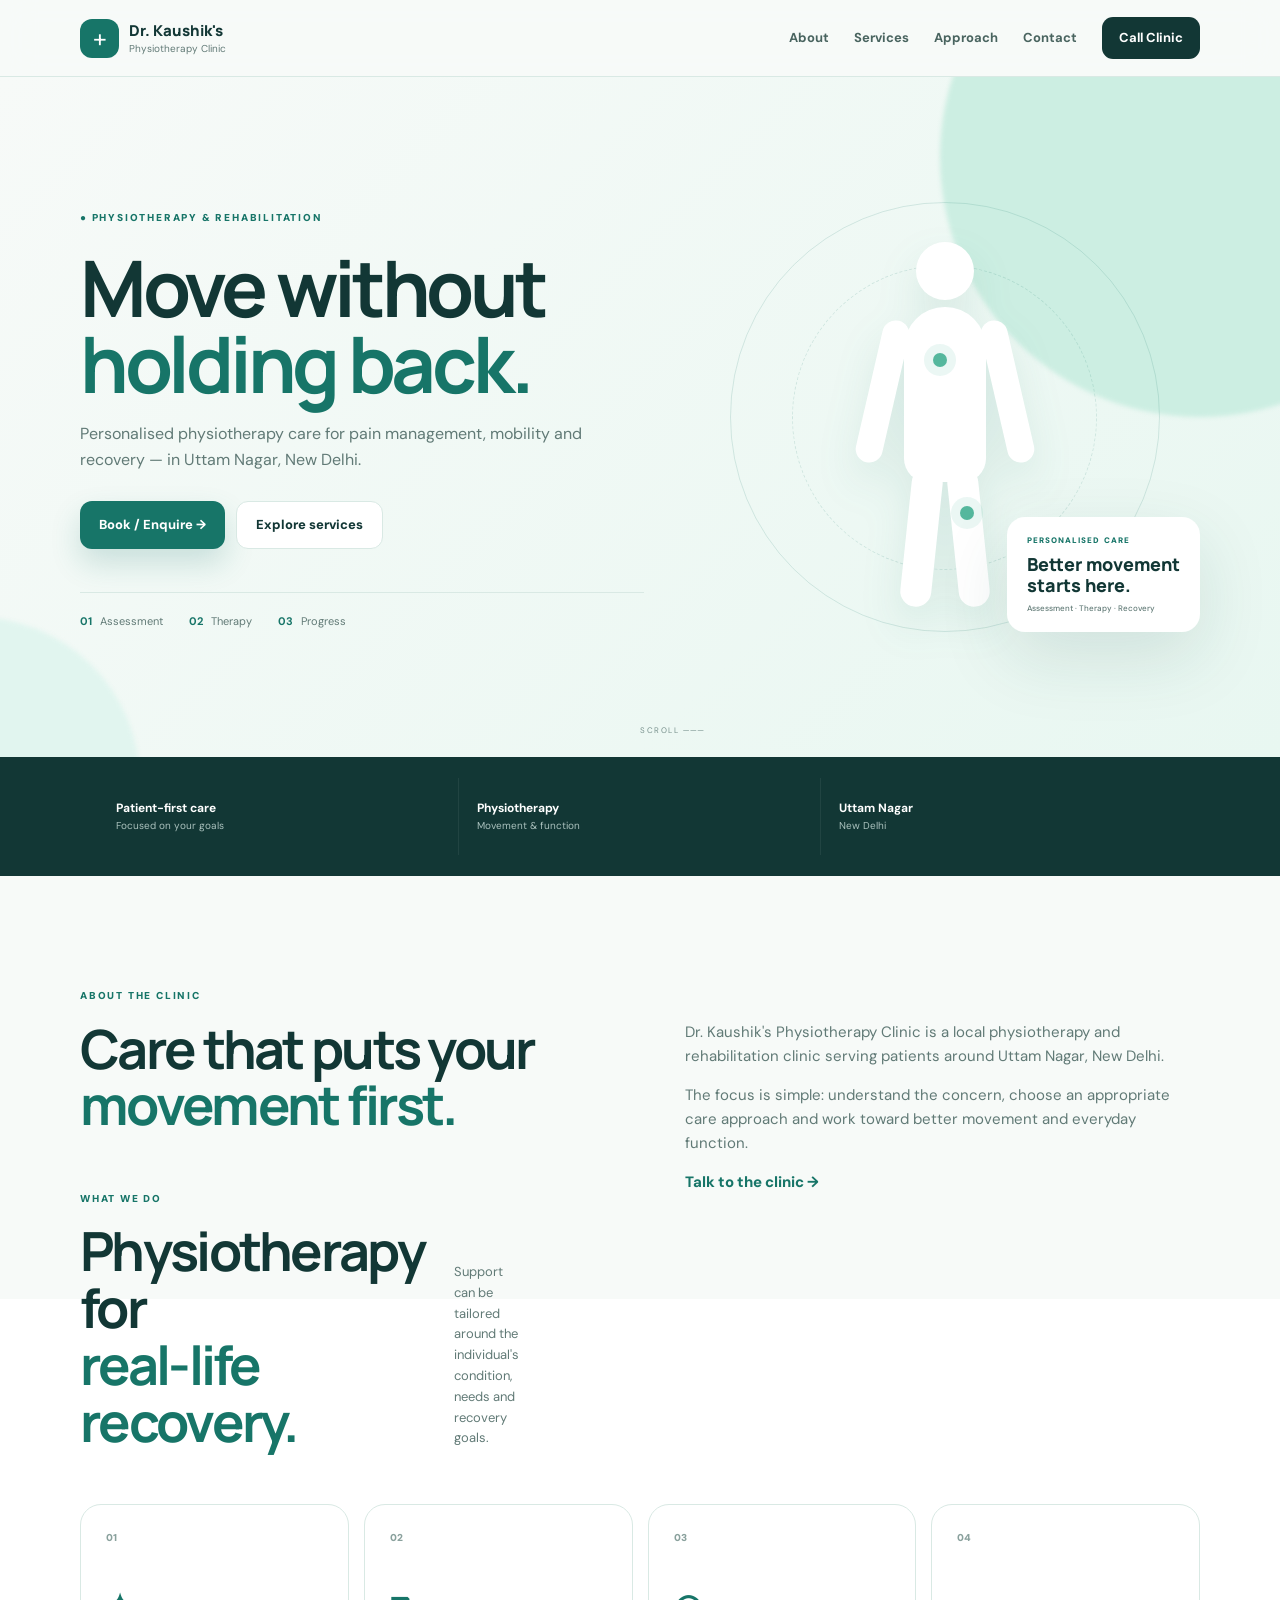
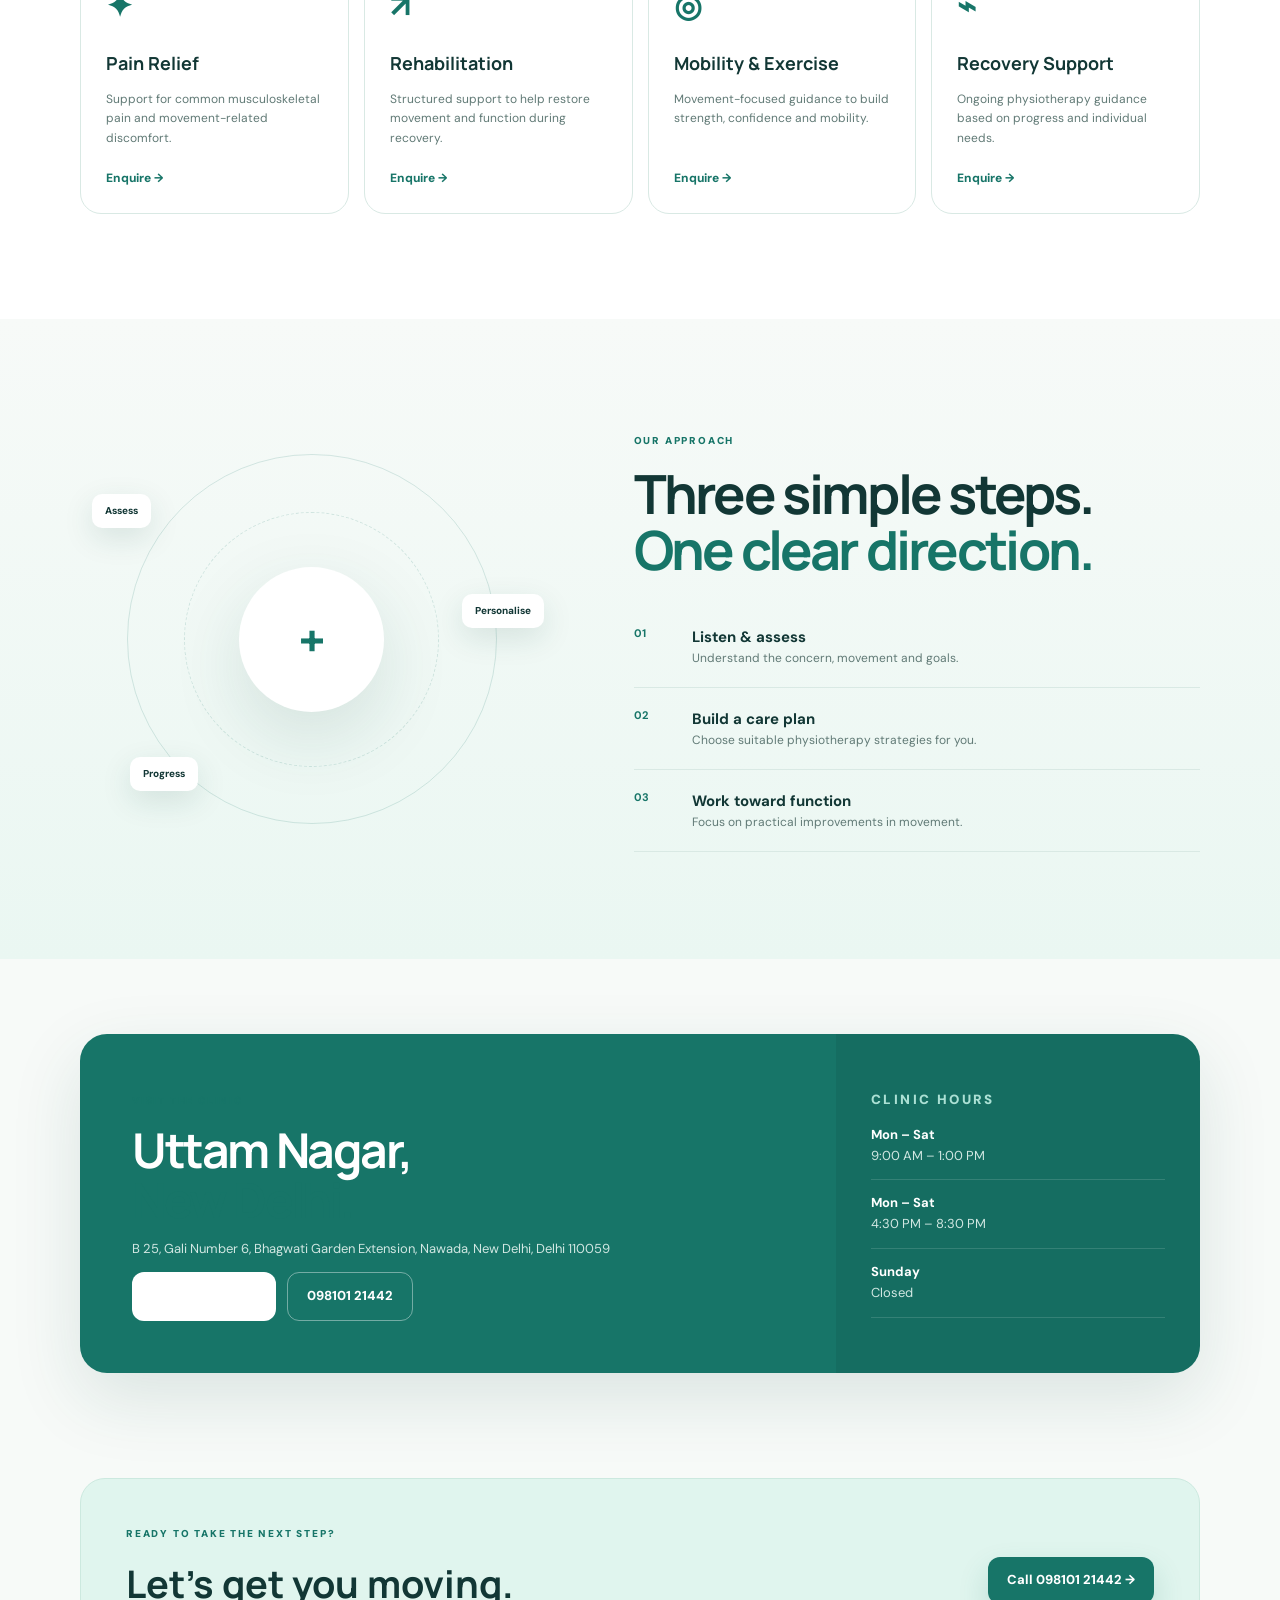
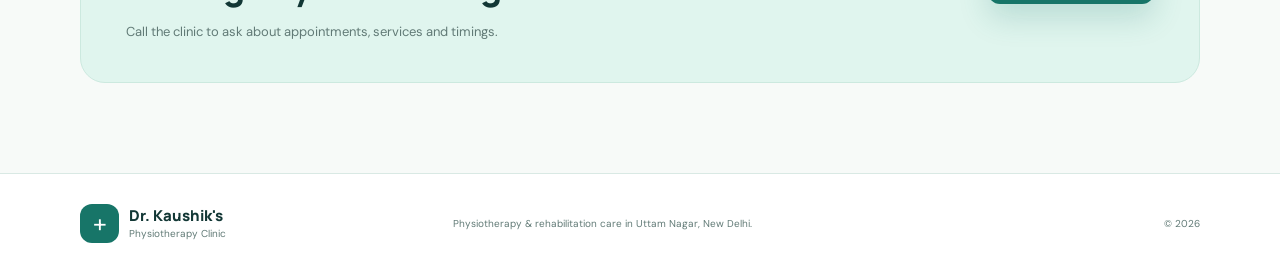
<file: index.html>
<!doctype html><html lang="en"><head><meta charset="utf-8"><meta name="viewport" content="width=device-width,initial-scale=1"><title>Dr. Kaushik's Physiotherapy Clinic</title><link rel="preconnect" href="https://fonts.googleapis.com"><link rel="preconnect" href="https://fonts.gstatic.com" crossorigin><link href="https://fonts.googleapis.com/css2?family=DM+Sans:wght@400;500;600;700&family=Manrope:wght@600;700;800&display=swap" rel="stylesheet"><link rel="stylesheet" href="style.css"></head><body>
<div class="loader" id="loader"><b>+</b><span>Dr. Kaushik's Physiotherapy</span></div>
<header><div class="container nav"><a class="logo" href="#home"><i>+</i><span><b>Dr. Kaushik's</b><small>Physiotherapy Clinic</small></span></a><button id="menu">☰</button><nav><a href="#about">About</a><a href="#services">Services</a><a href="#approach">Approach</a><a href="#contact">Contact</a><a class="navbtn" href="tel:+919810121442">Call Clinic</a></nav></div></header>
<main id="home"><section class="hero"><div class="blob a"></div><div class="blob b"></div><div class="container hero-grid"><div class="reveal"><label>● PHYSIOTHERAPY & REHABILITATION</label><h1>Move without<br><em>holding back.</em></h1><p>Personalised physiotherapy care for pain management, mobility and recovery — in Uttam Nagar, New Delhi.</p><div class="actions"><a class="btn primary" href="tel:+919810121442">Book / Enquire →</a><a class="btn" href="#services">Explore services</a></div><div class="mini"><span><b>01</b> Assessment</span><span><b>02</b> Therapy</span><span><b>03</b> Progress</span></div></div>
<div class="art reveal d2"><div class="orbit o1"></div><div class="orbit o2"></div><div class="person"><i class="head"></i><i class="body"></i><i class="arm x"></i><i class="arm y"></i><i class="leg z"></i><i class="leg w"></i><b class="dot p1"></b><b class="dot p2"></b></div><div class="float"><small>PERSONALISED CARE</small><strong>Better movement<br>starts here.</strong><span>Assessment · Therapy · Recovery</span></div></div></div><div class="scroll">SCROLL ───</div></section>
<section class="strip"><div class="container"><div><b>Patient-first care</b><small>Focused on your goals</small></div><div><b>Physiotherapy</b><small>Movement & function</small></div><div><b>Uttam Nagar</b><small>New Delhi</small></div></div></section>
<section class="section" id="about"><div class="container two"><div class="reveal"><label>ABOUT THE CLINIC</label><h2>Care that puts your <em>movement first.</em></h2></div><div class="copy reveal d1"><p>Dr. Kaushik's Physiotherapy Clinic is a local physiotherapy and rehabilitation clinic serving patients around Uttam Nagar, New Delhi.</p><p>The focus is simple: understand the concern, choose an appropriate care approach and work toward better movement and everyday function.</p><a href="tel:+919810121442">Talk to the clinic →</a></div></div></section>
<section class="section services" id="services"><div class="container"><div class="head reveal"><div><label>WHAT WE DO</label><h2>Physiotherapy for<br><em>real-life recovery.</em></h2></div><p>Support can be tailored around the individual's condition, needs and recovery goals.</p></div><div class="cards"><article class="card reveal"><span>01</span><b>✦</b><h3>Pain Relief</h3><p>Support for common musculoskeletal pain and movement-related discomfort.</p><a href="tel:+919810121442">Enquire →</a></article><article class="card reveal d1"><span>02</span><b>↗</b><h3>Rehabilitation</h3><p>Structured support to help restore movement and function during recovery.</p><a href="tel:+919810121442">Enquire →</a></article><article class="card reveal d2"><span>03</span><b>◎</b><h3>Mobility & Exercise</h3><p>Movement-focused guidance to build strength, confidence and mobility.</p><a href="tel:+919810121442">Enquire →</a></article><article class="card reveal d3"><span>04</span><b>⌁</b><h3>Recovery Support</h3><p>Ongoing physiotherapy guidance based on progress and individual needs.</p><a href="tel:+919810121442">Enquire →</a></article></div></div></section>
<section class="section approach" id="approach"><div class="container approach-grid"><div class="visual reveal"><i></i><i></i><strong>+</strong><span class="t1">Assess</span><span class="t2">Personalise</span><span class="t3">Progress</span></div><div class="reveal d1"><label>OUR APPROACH</label><h2>Three simple steps.<br><em>One clear direction.</em></h2><div class="steps"><div><b>01</b><span><strong>Listen & assess</strong><small>Understand the concern, movement and goals.</small></span></div><div><b>02</b><span><strong>Build a care plan</strong><small>Choose suitable physiotherapy strategies for you.</small></span></div><div><b>03</b><span><strong>Work toward function</strong><small>Focus on practical improvements in movement.</small></span></div></div></div></div></section>
<section class="section location" id="contact"><div class="container loc reveal"><div><label>VISIT THE CLINIC</label><h2>Uttam Nagar,<br><em>New Delhi.</em></h2><p>B 25, Gali Number 6, Bhagwati Garden Extension, Nawada, New Delhi, Delhi 110059</p><div class="actions"><a class="btn white" target="_blank" href="https://www.google.com/maps/search/?api=1&query=B+25+Gali+Number+6+Bhagwati+Garden+Extension+Nawada+New+Delhi+Delhi+110059">Get directions ↗</a><a class="btn outline" href="tel:+919810121442">098101 21442</a></div></div><aside><small>CLINIC HOURS</small><p><b>Mon – Sat</b><br>9:00 AM – 1:00 PM</p><p><b>Mon – Sat</b><br>4:30 PM – 8:30 PM</p><p><b>Sunday</b><br>Closed</p></aside></div></section>
<section class="cta"><div class="container"><div class="reveal"><label>READY TO TAKE THE NEXT STEP?</label><h2>Let's get you moving.</h2><p>Call the clinic to ask about appointments, services and timings.</p></div><a class="btn primary" href="tel:+919810121442">Call 098101 21442 →</a></div></section></main>
<footer><div class="container"><a class="logo" href="#home"><i>+</i><span><b>Dr. Kaushik's</b><small>Physiotherapy Clinic</small></span></a><p>Physiotherapy & rehabilitation care in Uttam Nagar, New Delhi.</p><small>© <span id="year"></span></small></div></footer><script src="script.js"></script></body></html>
</file>
<file: style.css>
*{box-sizing:border-box}html{scroll-behavior:smooth}:root{--ink:#123735;--muted:#617a76;--teal:#177568;--mint:#e0f5ee;--bg:#f7faf8;--line:#d9e9e4;--shadow:0 25px 70px #164d4420}body{margin:0;background:var(--bg);color:var(--ink);font-family:"DM Sans",sans-serif;line-height:1.6}a{text-decoration:none;color:inherit}.container{width:min(1120px,92%);margin:auto}header{position:sticky;top:0;z-index:50;background:#f7faf8dd;backdrop-filter:blur(16px);border-bottom:1px solid var(--line)}.nav{height:76px;display:flex;align-items:center;justify-content:space-between}.logo{display:flex;align-items:center;gap:10px}.logo i{width:39px;height:39px;border-radius:12px;background:var(--teal);color:white;display:grid;place-items:center;font-size:25px;font-style:normal}.logo b{display:block;font:800 15px Manrope}.logo small{display:block;font-size:10px;color:var(--muted)}nav{display:flex;gap:25px;align-items:center;font-size:13px;font-weight:700;color:#49645f}nav a:hover{color:var(--teal)}.navbtn{background:var(--ink);color:white!important;padding:11px 17px;border-radius:11px}#menu{display:none;border:0;background:none;font-size:25px}.hero{min-height:680px;display:flex;align-items:center;position:relative;overflow:hidden;background:linear-gradient(135deg,#f7faf8,#e8f7f1)}.blob{position:absolute;border-radius:50%;filter:blur(2px)}.blob.a{width:520px;height:520px;right:-180px;top:-180px;background:#cceee2}.blob.b{width:330px;height:330px;left:-190px;bottom:-190px;background:#e1f5ef}.hero-grid{display:grid;grid-template-columns:1.05fr .95fr;gap:45px;align-items:center;position:relative;z-index:2}label{font-size:10px;letter-spacing:.18em;font-weight:900;color:var(--teal)}h1,h2,h3{font-family:Manrope,sans-serif}h1{font-size:clamp(49px,6.5vw,78px);line-height:.98;letter-spacing:-.055em;margin:20px 0}h1 em,h2 em{font-style:normal;color:var(--teal)}.hero p{max-width:580px;color:var(--muted);font-size:16px;margin:0 0 28px}.actions{display:flex;gap:11px;flex-wrap:wrap}.btn{display:inline-flex;align-items:center;justify-content:center;padding:13px 19px;border-radius:12px;font-size:13px;font-weight:800;transition:.25s}.btn:hover{transform:translateY(-3px)}.primary{background:var(--teal);color:white;box-shadow:0 14px 30px #17756830}.hero .btn:not(.primary){background:white;border:1px solid var(--line)}.mini{display:flex;gap:26px;margin-top:43px;padding-top:20px;border-top:1px solid var(--line);font-size:11px;color:var(--muted)}.mini b{color:var(--teal);margin-right:5px}.art{height:500px;position:relative;display:grid;place-items:center}.orbit{position:absolute;border:1px solid #17756825;border-radius:50%}.o1{width:430px;height:430px}.o2{width:305px;height:305px;border-style:dashed}.person{width:230px;height:350px;position:relative;filter:drop-shadow(0 20px 20px #1775681c)}.person i{position:absolute;background:white;display:block}.head{width:58px;height:58px;border-radius:50%;left:86px}.body{width:82px;height:175px;border-radius:42px 42px 24px 24px;left:74px;top:65px}.arm{width:27px;height:145px;border-radius:30px;top:77px}.x{left:39px;transform:rotate(13deg)}.y{right:39px;transform:rotate(-13deg)}.leg{width:31px;height:140px;border-radius:30px;top:225px}.z{left:76px;transform:rotate(6deg)}.w{right:76px;transform:rotate(-6deg)}.dot{position:absolute;width:14px;height:14px;border-radius:50%;background:#55b79d;box-shadow:0 0 0 9px #55b79d1d}.p1{top:111px;left:103px}.p2{top:264px;right:86px}.float{position:absolute;right:0;bottom:35px;background:white;padding:17px 20px;border-radius:18px;box-shadow:var(--shadow)}.float small,.float span{display:block;font-size:8px;letter-spacing:.13em;color:var(--teal);font-weight:900}.float strong{display:block;font:800 18px/1.15 Manrope;margin:7px 0}.float span{letter-spacing:0;color:var(--muted);font-weight:500}.scroll{position:absolute;bottom:20px;left:50%;font-size:8px;letter-spacing:.2em;color:#78918d}.strip{background:var(--ink);color:white}.strip .container{display:grid;grid-template-columns:repeat(3,1fr)}.strip div{padding:21px 18px;border-right:1px solid #fff1}.strip div:last-child{border:0}.strip b,.strip small{display:block}.strip b{font-size:12px}.strip small{font-size:10px;color:#abc2be}.section{padding:105px 0}.two{display:grid;grid-template-columns:1fr 1fr;gap:90px}.section h2{font-size:clamp(35px,4.5vw,54px);line-height:1.05;letter-spacing:-.05em;margin:13px 0}.copy{padding-top:24px;max-width:530px;color:var(--muted);font-size:15px}.copy p+p{margin-top:14px}.copy a{color:var(--teal);font-weight:800}.services{background:white}.head{display:flex;justify-content:space-between;align-items:end;gap:30px;margin-bottom:42px}.head>p{max-width:390px;color:var(--muted);font-size:13px}.cards{display:grid;grid-template-columns:repeat(4,1fr);gap:15px}.card{min-height:310px;padding:25px;border:1px solid var(--line);border-radius:21px;background:white;display:flex;flex-direction:column;transition:.3s}.card:hover{transform:translateY(-8px);box-shadow:var(--shadow)}.card>span{font-size:10px;color:#8aa19d;font-weight:900}.card>b{font-size:32px;color:var(--teal);margin:35px 0 17px}.card h3{font-size:18px;margin:0}.card p{font-size:12px;color:var(--muted)}.card a{margin-top:auto;color:var(--teal);font-size:12px;font-weight:800}.approach{background:linear-gradient(#f7faf8,#eaf7f2)}.approach-grid{display:grid;grid-template-columns:.9fr 1.1fr;gap:90px;align-items:center}.visual{height:430px;position:relative;display:grid;place-items:center}.visual i{position:absolute;border:1px solid #17756828;border-radius:50%}.visual i:first-child{width:370px;height:370px}.visual i:nth-child(2){width:255px;height:255px;border-style:dashed}.visual>strong{width:145px;height:145px;border-radius:50%;background:white;box-shadow:var(--shadow);display:grid;place-items:center;color:var(--teal);font-size:45px;z-index:2}.visual .t1,.visual .t2,.visual .t3{position:absolute;background:white;padding:9px 13px;border-radius:10px;box-shadow:0 10px 30px #164d4420;font-size:10px;font-weight:800}.t1{left:12px;top:70px}.t2{right:0;top:170px}.t3{left:50px;bottom:63px}.steps{margin-top:28px}.steps>div{display:grid;grid-template-columns:43px 1fr;gap:15px;padding:19px 0;border-bottom:1px solid var(--line)}.steps b{font-size:11px;color:var(--teal)}.steps strong,.steps small{display:block}.steps strong{font-size:15px}.steps small{font-size:12px;color:var(--muted)}.location{padding-top:75px}.loc{display:grid;grid-template-columns:1.35fr .65fr;background:var(--teal);color:white;border-radius:27px;overflow:hidden;box-shadow:var(--shadow)}.loc>div{padding:52px}.loc h2{font-size:48px}.loc p{color:#d1e7e2;font-size:13px}.white{background:white;color:var(--teal2)}.outline{border:1px solid #fff6;color:white}.loc aside{background:#0001;padding:52px 35px}.loc aside small{color:#abe0d4;letter-spacing:.18em;font-weight:900}.loc aside p{padding:13px 0;border-bottom:1px solid #fff2;margin:0}.loc aside b{color:white}.cta{padding:0 0 90px}.cta .container{padding:40px 45px;background:var(--mint);border:1px solid #cce9df;border-radius:25px;display:flex;align-items:center;justify-content:space-between;gap:20px}.cta h2{font-size:38px;margin:8px 0}.cta p{font-size:13px;color:var(--muted);margin:0}footer{background:white;border-top:1px solid var(--line);padding:30px 0}footer .container{display:grid;grid-template-columns:1fr 1fr 1fr;align-items:center}footer p,footer small{font-size:10px;color:var(--muted)}footer small{text-align:right}.loader{position:fixed;inset:0;z-index:999;background:var(--ink);color:white;display:grid;place-items:center;align-content:center;gap:13px;transition:.6s}.loader.hide{opacity:0;visibility:hidden}.loader b{width:55px;height:55px;border-radius:16px;background:var(--teal);display:grid;place-items:center;font-size:34px;animation:p 1.1s infinite}.loader span{font-size:10px;letter-spacing:.14em;text-transform:uppercase;color:#c4ddd8}@keyframes p{50%{transform:scale(1.08)}}.reveal{opacity:0;transform:translateY(28px);transition:.8s}.reveal.show{opacity:1;transform:none}.d1{transition-delay:.12s}.d2{transition-delay:.22s}.d3{transition-delay:.32s}
@media(max-width:900px){.hero-grid,.two,.approach-grid,.loc{grid-template-columns:1fr}.cards{grid-template-columns:repeat(2,1fr)}.hero{padding:70px 0}.art{height:430px}.head{display:block}.loc aside{padding:30px 45px}footer .container{grid-template-columns:1fr;text-align:center;gap:15px}footer small{text-align:center}.logo{justify-content:center}}
@media(max-width:620px){nav{display:none}#menu{display:block}.open nav{display:flex;position:absolute;top:76px;left:0;right:0;background:var(--bg);padding:15px 4%;flex-direction:column;text-align:center;border-bottom:1px solid var(--line)}.hero h1{font-size:49px}.art{height:380px}.o1{width:320px;height:320px}.o2{width:230px;height:230px}.float{bottom:10px}.mini{gap:12px;flex-wrap:wrap}.strip .container{grid-template-columns:1fr}.strip div{border-right:0;border-bottom:1px solid #fff1}.section{padding:75px 0}.cards{grid-template-columns:1fr}.head{display:block}.head>p{margin-top:12px}.visual{height:350px}.visual i:first-child{width:300px;height:300px}.visual i:nth-child(2){width:210px;height:210px}.loc>div{padding:35px 25px}.loc h2{font-size:40px}.loc aside{padding:28px 25px}.cta .container{display:block;padding:32px 25px}.cta .btn{margin-top:20px}}
#loader {
  display: none !important;
}
.reveal {
  opacity: 1 !important;
  transform: none !important;
}
.reveal {
  opacity: 1 !important;
  visibility: visible !important;
  transform: none !important;
}
</file>
